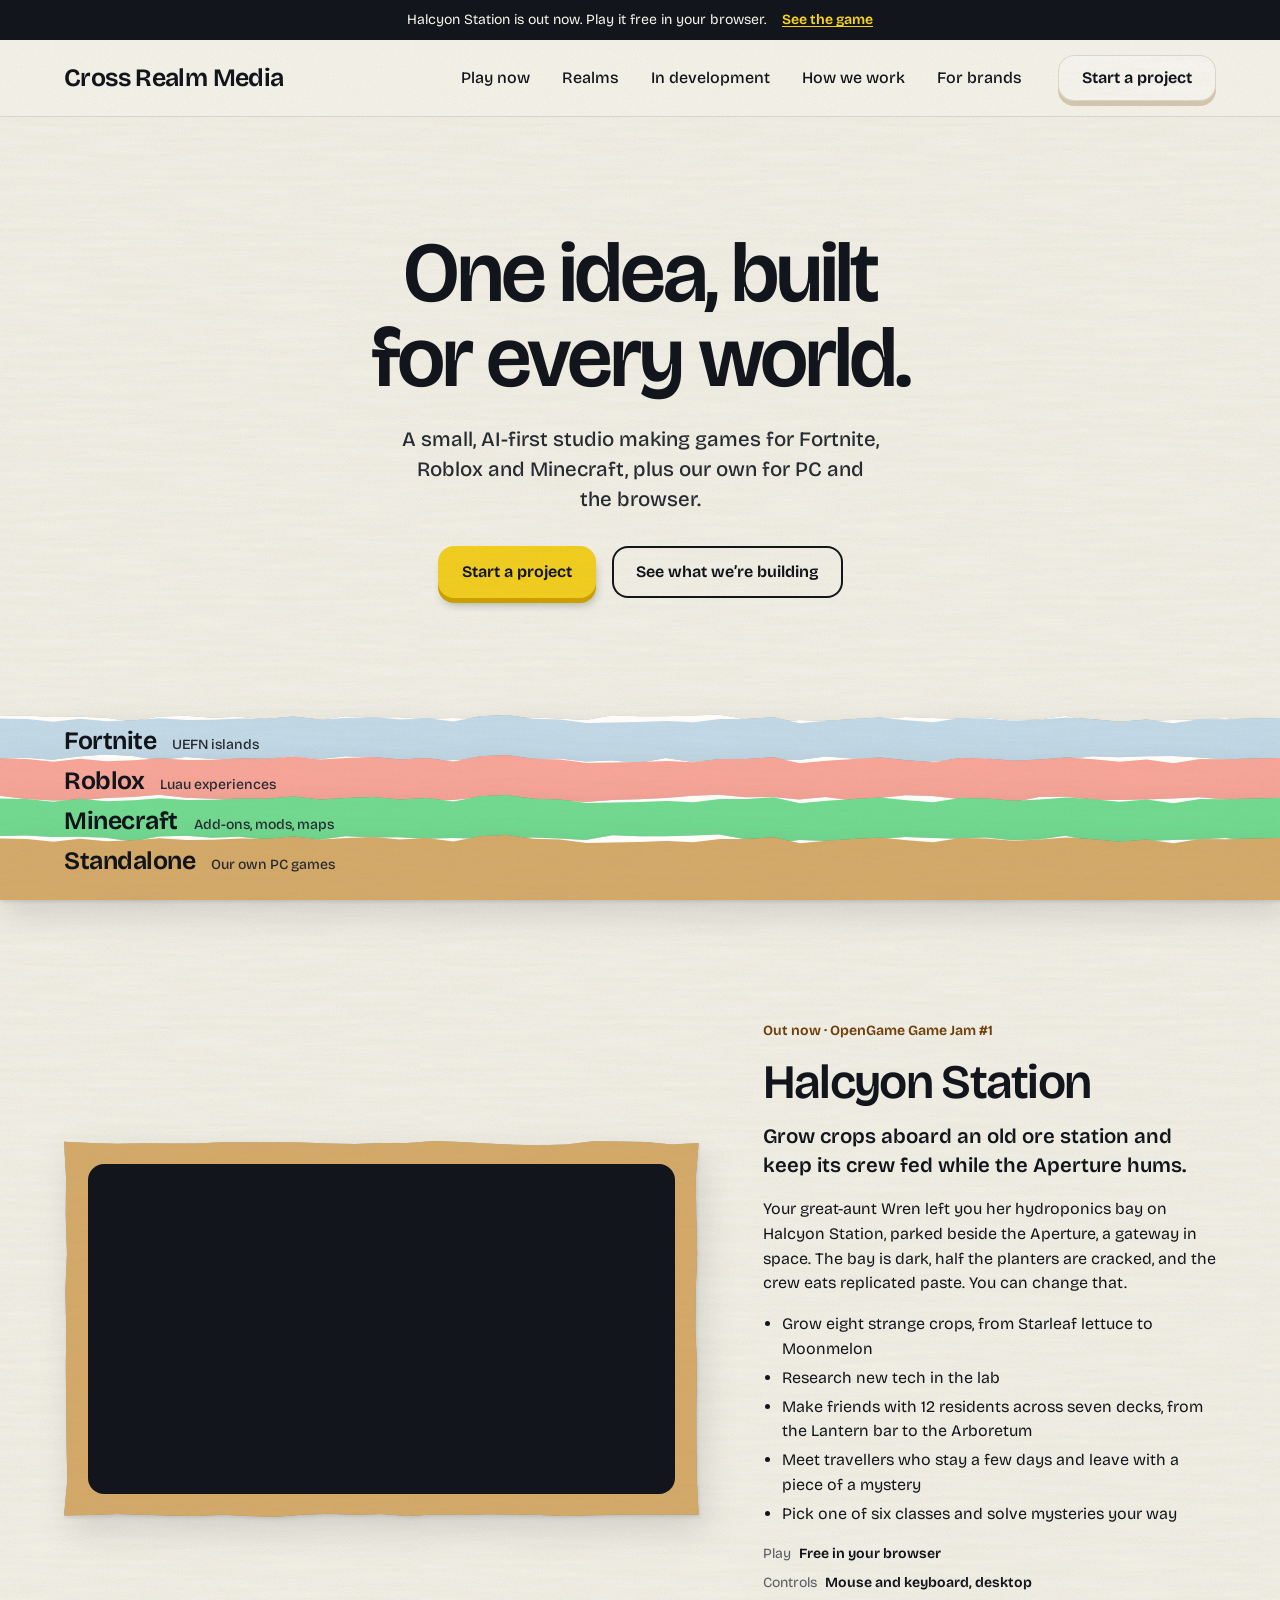
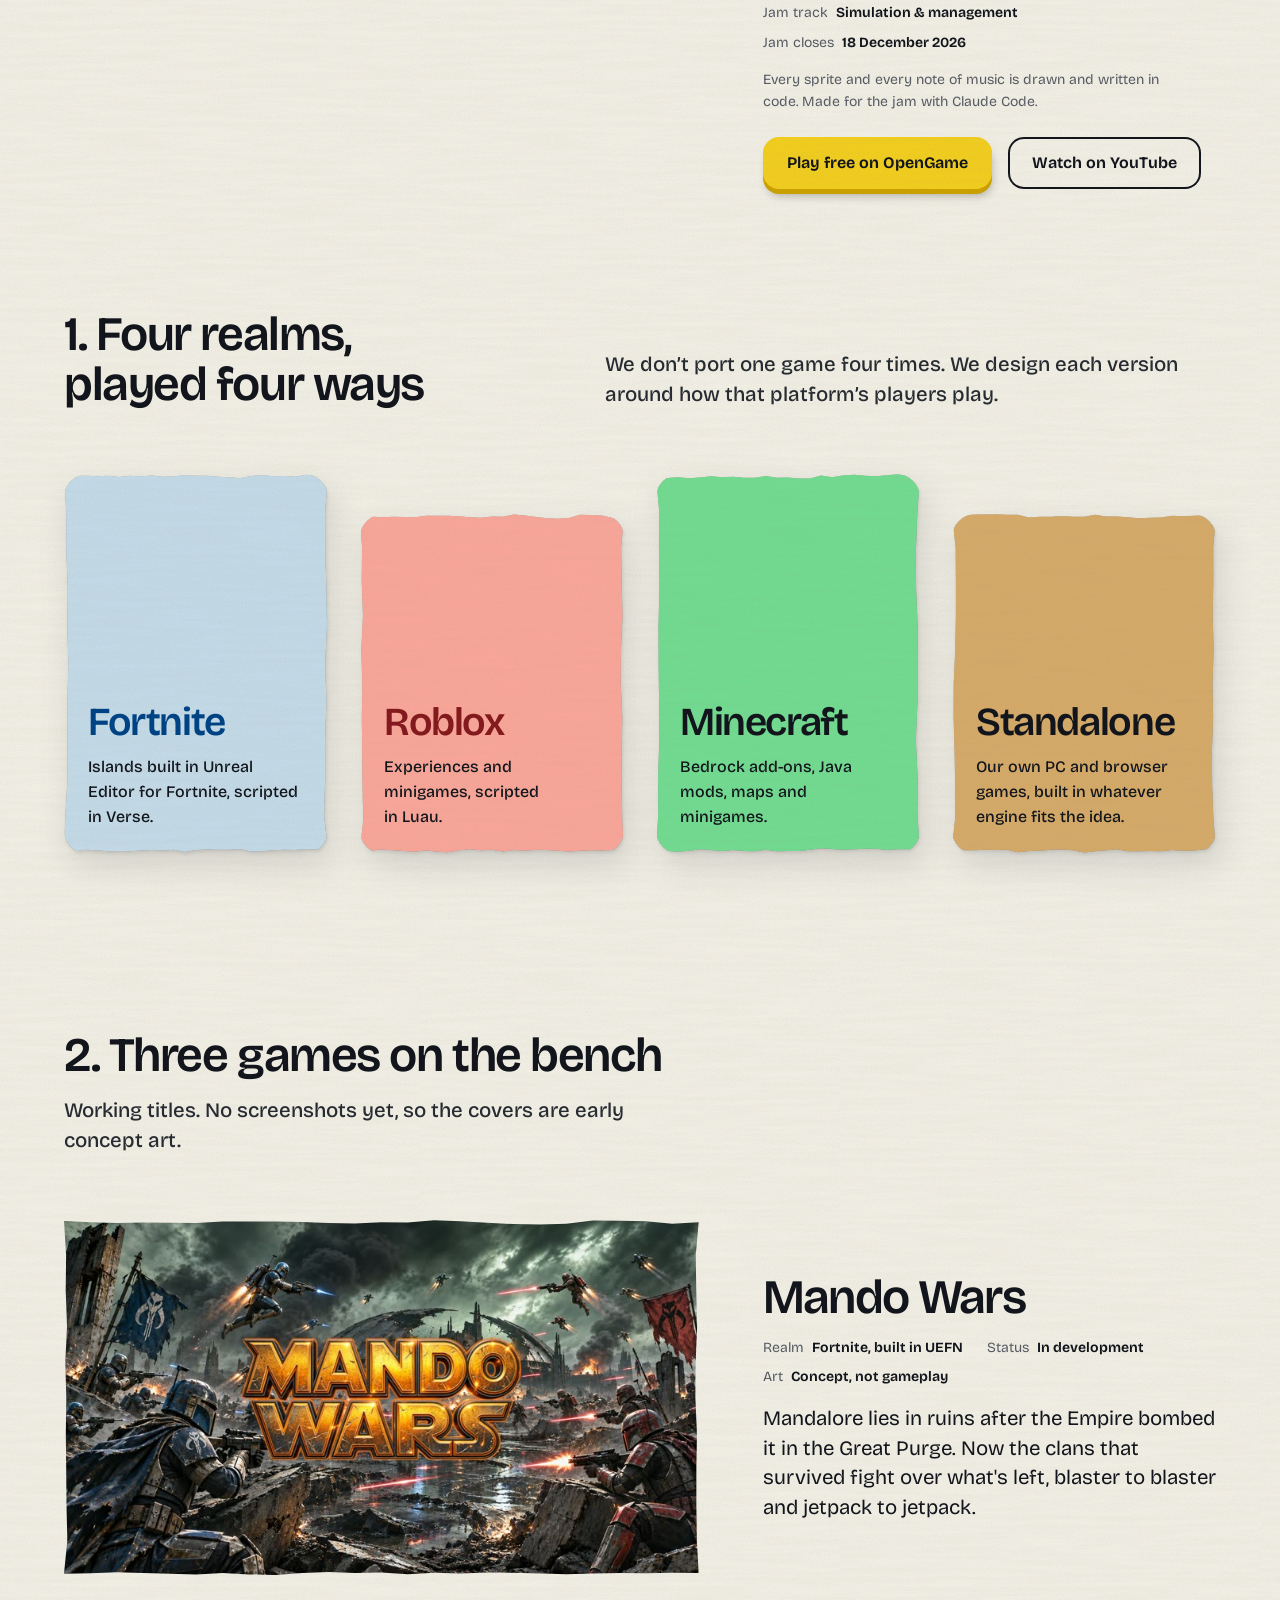
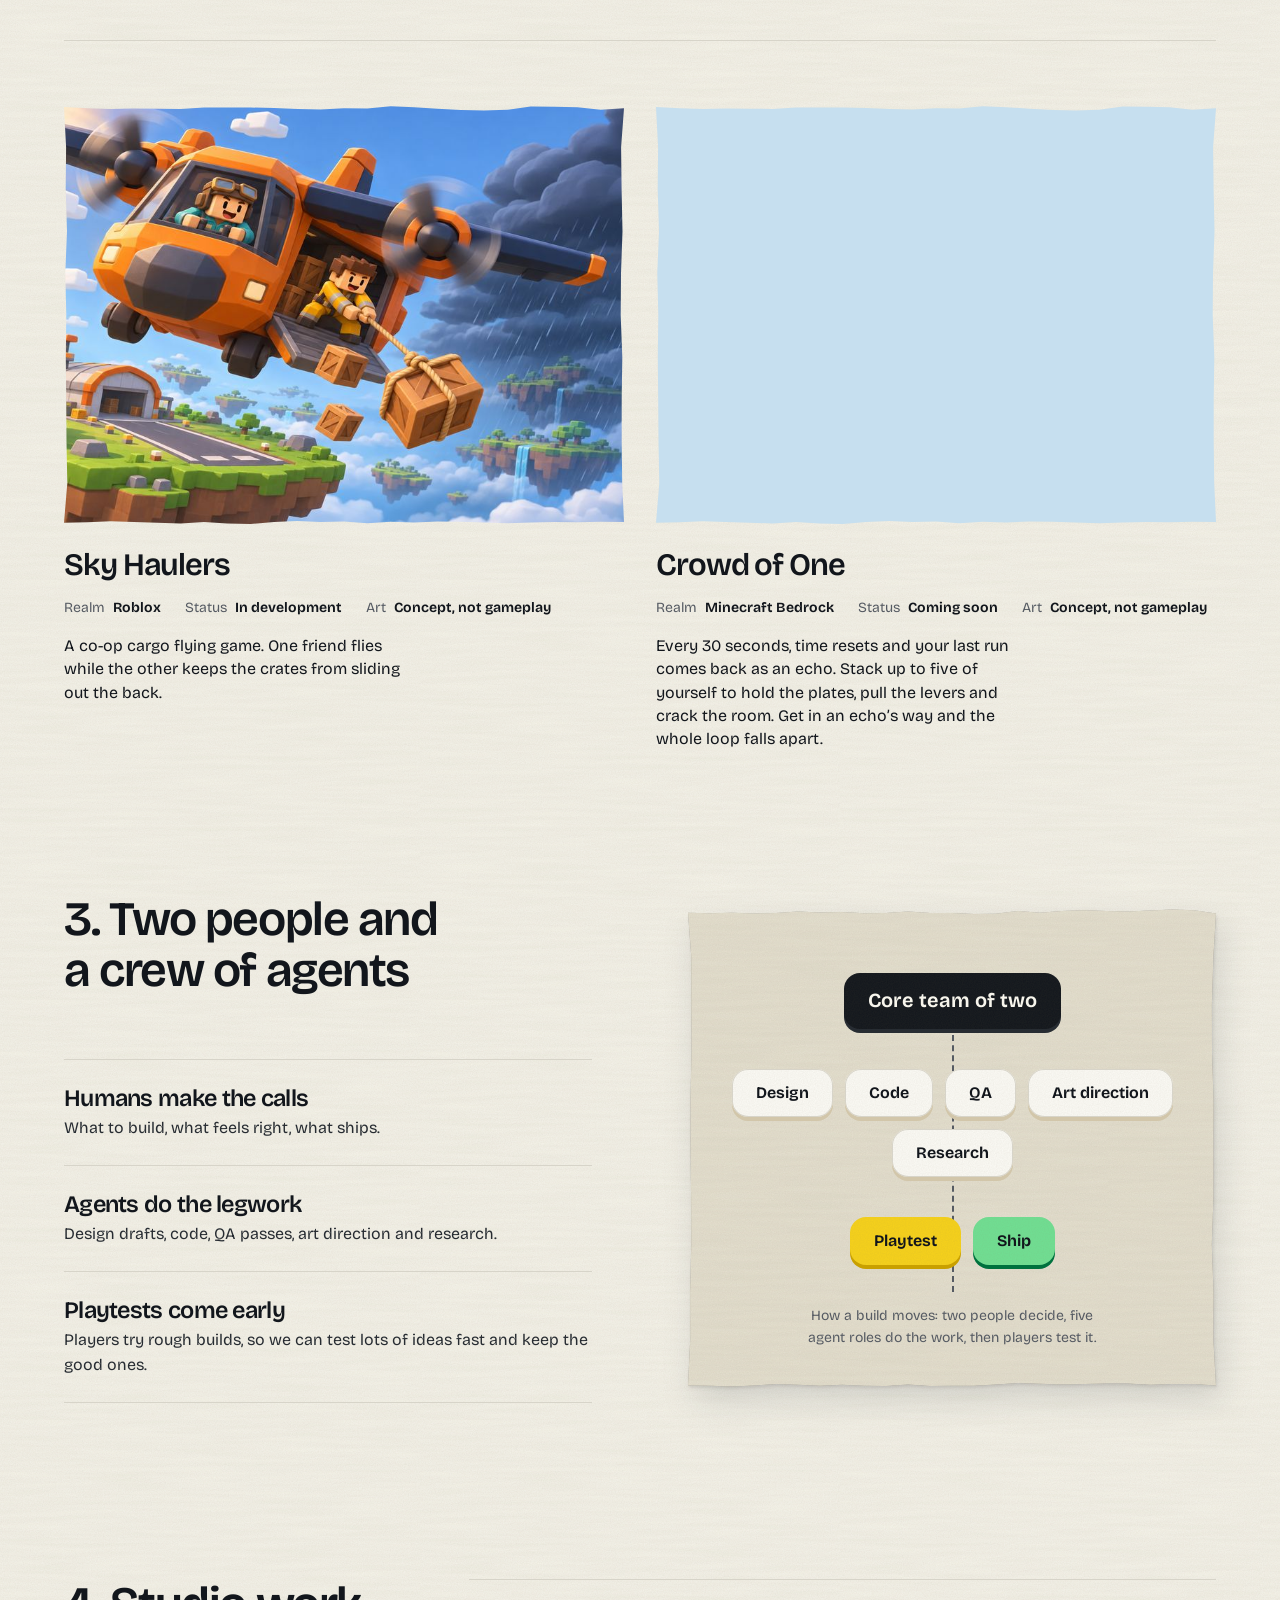
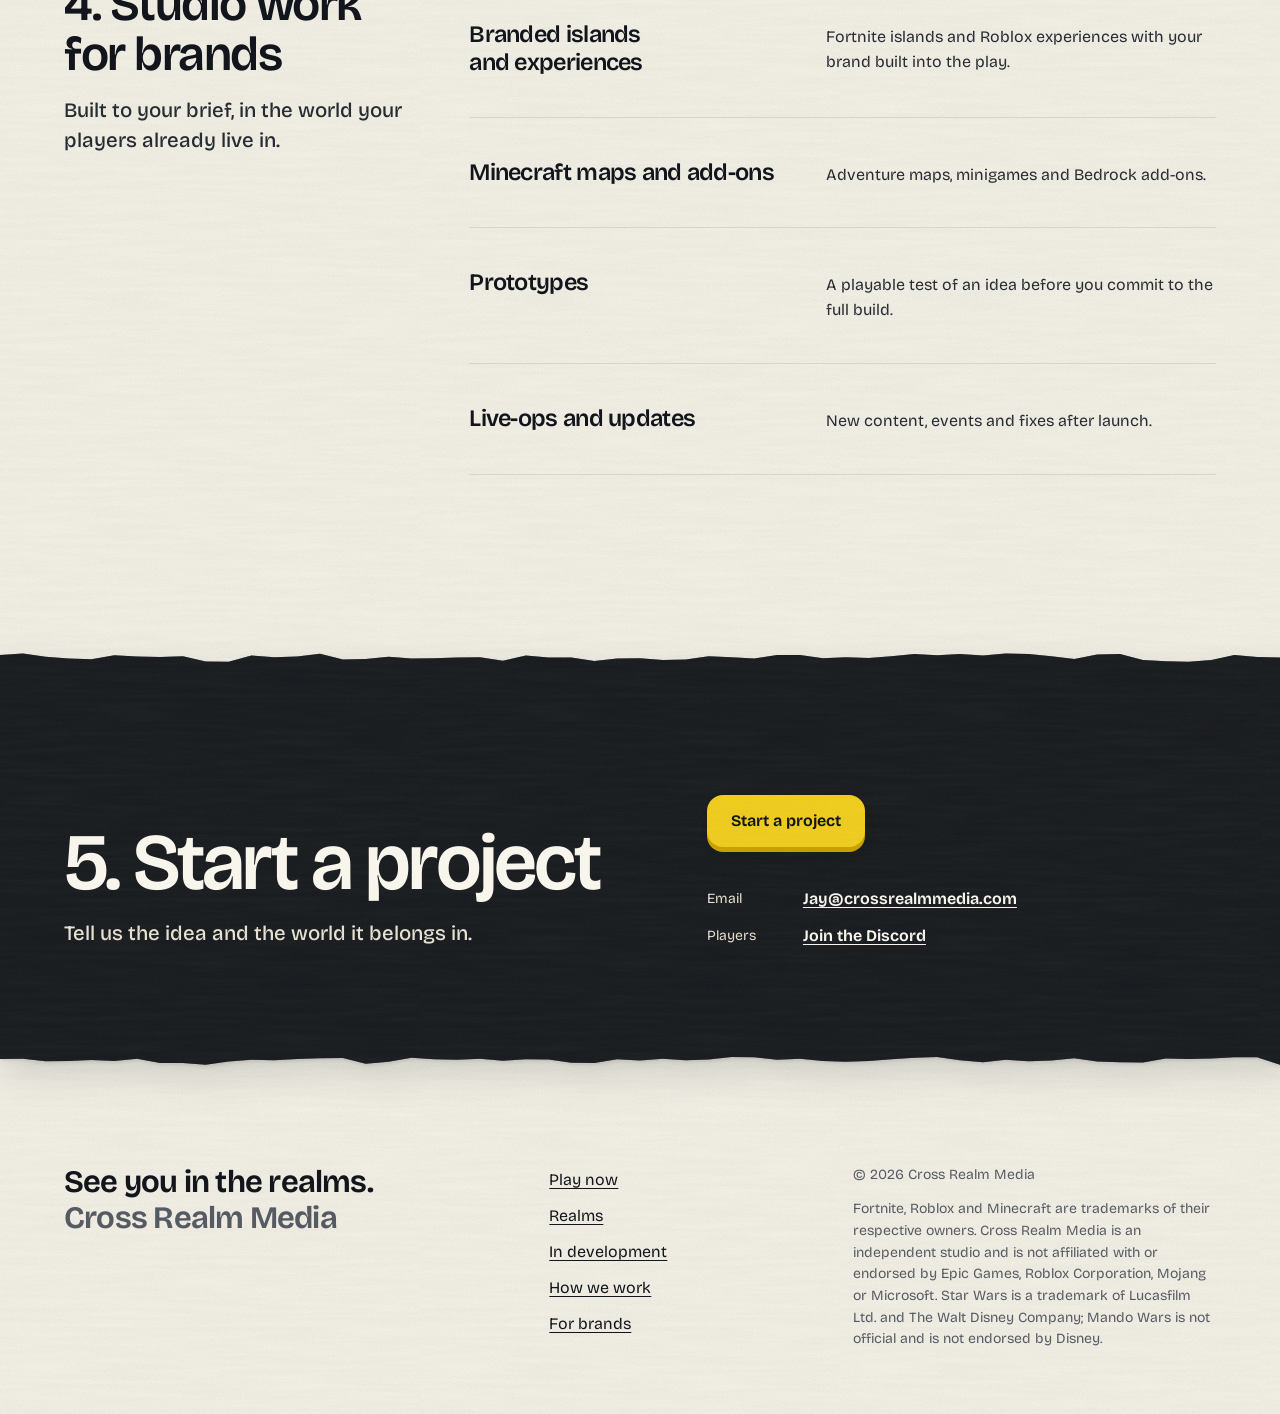
<file: index.html>
<!doctype html>
<html lang="en">
<head>
  <meta charset="utf-8">
  <meta name="viewport" content="width=device-width, initial-scale=1">
  <title>Cross Realm Media, an AI-first game studio</title>
  <meta name="description" content="Cross Realm Media builds one idea natively for Fortnite, Roblox, Minecraft and our own PC and browser games.">
  <meta name="theme-color" content="#f8f5ec">
  <link rel="preconnect" href="https://fonts.googleapis.com">
  <link rel="preconnect" href="https://fonts.gstatic.com" crossorigin>
  <link href="https://fonts.googleapis.com/css2?family=Bricolage+Grotesque:opsz,wght@12..96,500;12..96,650&display=swap" rel="stylesheet">
  <link rel="stylesheet" href="styles.css">
  <script>document.documentElement.classList.add('js');</script>
</head>
<body>
  <a class="skip" href="#main">Skip to content</a>

  <div class="banner">
    <div class="container banner__inner">
      <p>Halcyon Station is out now. Play it free in your browser.</p>
      <a href="#play">See the game</a>
    </div>
  </div>

  <header class="bar" data-bar>
    <div class="container bar__inner">
      <a class="wordmark" href="#top" aria-label="Cross Realm Media, back to top">Cross Realm Media</a>
      <nav class="nav" aria-label="Main">
        <button class="nav__toggle" type="button" aria-expanded="false" aria-controls="nav-list" data-nav-toggle>Menu</button>
        <ul class="nav__list" id="nav-list">
          <li><a href="#play">Play now</a></li>
          <li><a href="#realms">Realms</a></li>
          <li><a href="#building">In development</a></li>
          <li><a href="#how">How we work</a></li>
          <li><a href="#brands">For brands</a></li>
          <li class="nav__extra"><a href="#contact">Start a project</a></li>
        </ul>
      </nav>
      <a class="btn btn--card bar__cta" href="#contact">Start a project</a>
    </div>
  </header>

  <main id="main">
    <!-- Hero: Corridor posture, the four realms as torn paper strata beneath one idea -->
    <section class="hero" id="top" aria-labelledby="hero-title">
      <div class="container hero__text">
        <h1 id="hero-title">One idea, built for every world.</h1>
        <p class="lead">A small, AI-first studio making games for Fortnite, Roblox and Minecraft, plus our own for PC and the browser.</p>
        <div class="hero__actions">
          <a class="btn btn--primary" href="#contact">Start a project</a>
          <a class="btn btn--quiet" href="#building">See what we’re building</a>
        </div>
      </div>
      <ul class="strata" aria-label="The four realms">
        <li class="stratum stratum--fortnite"><a href="#realm-fortnite"><span class="stratum__name">Fortnite</span><span class="stratum__note">UEFN islands</span></a></li>
        <li class="stratum stratum--roblox"><a href="#realm-roblox"><span class="stratum__name">Roblox</span><span class="stratum__note">Luau experiences</span></a></li>
        <li class="stratum stratum--minecraft"><a href="#realm-minecraft"><span class="stratum__name">Minecraft</span><span class="stratum__note">Add-ons, mods, maps</span></a></li>
        <li class="stratum stratum--standalone"><a href="#realm-standalone"><span class="stratum__name">Standalone</span><span class="stratum__note">Our own PC games</span></a></li>
      </ul>
    </section>

    <!-- Out now: Halcyon Station, OpenGame Game Jam #1 entry -->
    <section class="section play" id="play" aria-labelledby="play-title">
      <div class="container play__grid">
        <div class="play__media">
          <div class="play__video">
            <iframe src="https://www.youtube-nocookie.com/embed/bXu6uMWh6sw?rel=0" title="Halcyon Station trailer" loading="lazy" allow="accelerometer; clipboard-write; encrypted-media; gyroscope; picture-in-picture; web-share" referrerpolicy="strict-origin-when-cross-origin" allowfullscreen></iframe>
          </div>
        </div>
        <div class="play__text">
          <p class="play__kicker">Out now · OpenGame Game Jam #1</p>
          <h2 id="play-title" class="project__title">Halcyon Station</h2>
          <p class="play__lead">Grow crops aboard an old ore station and keep its crew fed while the Aperture hums.</p>
          <p>Your great-aunt Wren left you her hydroponics bay on Halcyon Station, parked beside the Aperture, a gateway in space. The bay is dark, half the planters are cracked, and the crew eats replicated paste. You can change that.</p>
          <ul class="play__list">
            <li>Grow eight strange crops, from Starleaf lettuce to Moonmelon</li>
            <li>Research new tech in the lab</li>
            <li>Make friends with 12 residents across seven decks, from the Lantern bar to the Arboretum</li>
            <li>Meet travellers who stay a few days and leave with a piece of a mystery</li>
            <li>Pick one of six classes and solve mysteries your way</li>
          </ul>
          <dl class="facts">
            <div><dt>Play</dt><dd>Free in your browser</dd></div>
            <div><dt>Controls</dt><dd>Mouse and keyboard, desktop</dd></div>
            <div><dt>Jam track</dt><dd>Simulation &amp; management</dd></div>
            <div><dt>Jam closes</dt><dd>18 December 2026</dd></div>
          </dl>
          <p class="play__note">Every sprite and every note of music is drawn and written in code. Made for the jam with Claude Code.</p>
          <div class="play__actions">
            <a class="btn btn--primary" href="https://opengame.io/@CrossRealmMedia/halcyon-station" target="_blank" rel="noopener">Play free on OpenGame<span class="visually-hidden"> (opens in a new tab)</span></a>
            <a class="btn btn--quiet" href="https://youtu.be/bXu6uMWh6sw" target="_blank" rel="noopener">Watch on YouTube<span class="visually-hidden"> (opens in a new tab)</span></a>
          </div>
        </div>
      </div>
    </section>

    <!-- 1. Realms -->
    <section class="section realms" id="realms" aria-labelledby="realms-title">
      <div class="container">
        <div class="head head--split">
          <h2 id="realms-title">1. Four realms, played four ways</h2>
          <p class="lead">We don’t port one game four times. We design each version around how that platform’s players play.</p>
        </div>
        <ul class="realm-grid">
          <li class="realm realm--fortnite" id="realm-fortnite" data-reveal style="--i:0">
            <span class="realm__paper" aria-hidden="true"></span>
            <h3 class="realm__name">Fortnite</h3>
            <p>Islands built in Unreal Editor for Fortnite, scripted in Verse.</p>
          </li>
          <li class="realm realm--roblox" id="realm-roblox" data-reveal style="--i:1">
            <span class="realm__paper" aria-hidden="true"></span>
            <h3 class="realm__name">Roblox</h3>
            <p>Experiences and minigames, scripted in Luau.</p>
          </li>
          <li class="realm realm--minecraft" id="realm-minecraft" data-reveal style="--i:2">
            <span class="realm__paper" aria-hidden="true"></span>
            <h3 class="realm__name">Minecraft</h3>
            <p>Bedrock add-ons, Java mods, maps and minigames.</p>
          </li>
          <li class="realm realm--standalone" id="realm-standalone" data-reveal style="--i:3">
            <span class="realm__paper" aria-hidden="true"></span>
            <h3 class="realm__name">Standalone</h3>
            <p>Our own PC and browser games, built in whatever engine fits the idea.</p>
          </li>
        </ul>
      </div>
    </section>

    <!-- 2. In development: an index of projects, the lead one opened -->
    <section class="section building" id="building" aria-labelledby="building-title">
      <div class="container">
        <div class="head">
          <h2 id="building-title">2. Three games on the bench</h2>
          <p class="lead">Working titles. No screenshots yet, so the covers are early concept art.</p>
        </div>

        <article class="project project--lead">
          <figure class="cover cover--art cover--wide">
            <img src="img/mando-wars-keyart.jpg" srcset="img/mando-wars-keyart-800.jpg 800w, img/mando-wars-keyart.jpg 1600w" sizes="(max-width: 60rem) 92vw, 55vw" width="1600" height="900" loading="lazy" decoding="async" alt="Key art for Mando Wars: armored Mandalorian warriors in blue and in red trade blaster fire across a bombed-out city under a smoking green sky. Jetpack fighters streak overhead, torn clan banners fly on both sides, and the gold title Mando Wars sits in the middle.">
          </figure>
          <div class="project__text">
            <h3 class="project__title">Mando Wars</h3>
            <dl class="facts">
              <div><dt>Realm</dt><dd>Fortnite, built in UEFN</dd></div>
              <div><dt>Status</dt><dd>In development</dd></div>
              <div><dt>Art</dt><dd>Concept, not gameplay</dd></div>
            </dl>
            <p>Mandalore lies in ruins after the Empire bombed it in the Great Purge. Now the clans that survived fight over what's left, blaster to blaster and jetpack to jetpack.</p>
          </div>
        </article>

        <div class="project-pair">
          <article class="project">
            <figure class="cover cover--art">
              <img src="img/sky-haulers-keyart.jpg" srcset="img/sky-haulers-keyart-800.jpg 800w, img/sky-haulers-keyart.jpg 1200w" sizes="(max-width: 60rem) 92vw, 30vw" width="1200" height="900" loading="lazy" decoding="async" alt="Concept art for Sky Haulers: an orange block-built cargo plane flies over floating islands with its back ramp open. One crew member hauls on a rope as crates tumble out, the pilot grins in the cockpit, and a storm rolls in behind.">
            </figure>
            <div class="project__text">
              <h3 class="project__title">Sky Haulers</h3>
              <dl class="facts">
                <div><dt>Realm</dt><dd>Roblox</dd></div>
                <div><dt>Status</dt><dd>In development</dd></div>
                <div><dt>Art</dt><dd>Concept, not gameplay</dd></div>
              </dl>
              <p>A co-op cargo flying game. One friend flies while the other keeps the crates from sliding out the back.</p>
            </div>
          </article>
          <article class="project" id="crowd-of-one">
            <figure class="cover cover--art">
              <img src="img/crowd-of-one-keyart.jpg" srcset="img/crowd-of-one-keyart-800.jpg 800w, img/crowd-of-one-keyart.jpg 1200w" sizes="(max-width: 60rem) 92vw, 30vw" width="1200" height="900" loading="lazy" decoding="async" alt="Concept art for Crowd of One: in a block-built stone vault, a player in an orange hood runs for a chest of gold while four glowing green copies of them help. One stands on a pressure plate, one pulls a lever, one holds up the iron gate and one waits on a ledge plate, with glowing footprints showing each one's path.">
            </figure>
            <div class="project__text">
              <h3 class="project__title">Crowd of One</h3>
              <dl class="facts">
                <div><dt>Realm</dt><dd>Minecraft Bedrock</dd></div>
                <div><dt>Status</dt><dd>Coming soon</dd></div>
                <div><dt>Art</dt><dd>Concept, not gameplay</dd></div>
              </dl>
              <p>Every 30 seconds, time resets and your last run comes back as an echo. Stack up to five of yourself to hold the plates, pull the levers and crack the room. Get in an echo’s way and the whole loop falls apart.</p>
            </div>
          </article>
        </div>
      </div>
    </section>

    <!-- 3. How we work: a diagram of the real crew -->
    <section class="section how" id="how" aria-labelledby="how-title">
      <div class="container how__grid">
        <div class="how__text">
          <h2 id="how-title">3. Two people and a crew of agents</h2>
          <ol class="principles">
            <li><h3>Humans make the calls</h3><p>What to build, what feels right, what ships.</p></li>
            <li><h3>Agents do the legwork</h3><p>Design drafts, code, QA passes, art direction and research.</p></li>
            <li><h3>Playtests come early</h3><p>Players try rough builds, so we can test lots of ideas fast and keep the good ones.</p></li>
          </ol>
        </div>
        <figure class="crew diagram" aria-labelledby="crew-cap">
          <div class="crew__humans">
            <span class="chip chip--ink">Core team of two</span>
          </div>
          <ul class="crew__agents" aria-label="Agent crew">
            <li class="chip">Design</li>
            <li class="chip">Code</li>
            <li class="chip">QA</li>
            <li class="chip">Art direction</li>
            <li class="chip">Research</li>
          </ul>
          <div class="crew__out">
            <span class="chip chip--pear">Playtest</span>
            <span class="chip chip--mint">Ship</span>
          </div>
          <figcaption id="crew-cap">How a build moves: two people decide, five agent roles do the work, then players test it.</figcaption>
        </figure>
      </div>
    </section>

    <!-- 4. Services for brands -->
    <section class="section brands" id="brands" aria-labelledby="brands-title">
      <div class="container brands__grid">
        <div class="head">
          <h2 id="brands-title">4. Studio work for brands</h2>
          <p class="lead">Built to your brief, in the world your players already live in.</p>
        </div>
        <ul class="services">
          <li><h3>Branded islands and experiences</h3><p>Fortnite islands and Roblox experiences with your brand built into the play.</p></li>
          <li><h3>Minecraft maps and add-ons</h3><p>Adventure maps, minigames and Bedrock add-ons.</p></li>
          <li><h3>Prototypes</h3><p>A playable test of an idea before you commit to the full build.</p></li>
          <li><h3>Live-ops and updates</h3><p>New content, events and fixes after launch.</p></li>
        </ul>
      </div>
    </section>

    <!-- 5. Contact -->
    <section class="contact" id="contact" aria-labelledby="contact-title">
      <div class="contact__sheet">
        <div class="container contact__grid">
          <div>
            <h2 id="contact-title">5. Start a project</h2>
            <p class="lead">Tell us the idea and the world it belongs in.</p>
          </div>
          <div class="contact__actions">
            <a class="btn btn--primary" href="mailto:Jay@crossrealmmedia.com?subject=New%20project">Start a project</a>
            <dl class="contact__details">
              <div><dt>Email</dt><dd><a href="mailto:Jay@crossrealmmedia.com">Jay@crossrealmmedia.com</a></dd></div>
              <!-- TODO: add the Discord invite link -->
              <div><dt>Players</dt><dd><a href="#">Join the Discord</a></dd></div>
            </dl>
          </div>
        </div>
      </div>
    </section>
  </main>

  <footer class="footer">
    <div class="container footer__grid">
      <p class="footer__signoff">See you in the realms.<br><span>Cross Realm Media</span></p>
      <ul class="footer__links">
        <li><a href="#play">Play now</a></li>
        <li><a href="#realms">Realms</a></li>
        <li><a href="#building">In development</a></li>
        <li><a href="#how">How we work</a></li>
        <li><a href="#brands">For brands</a></li>
      </ul>
      <div class="footer__legal">
        <p>&copy; 2026 Cross Realm Media</p>
        <p>Fortnite, Roblox and Minecraft are trademarks of their respective owners. Cross Realm Media is an independent studio and is not affiliated with or endorsed by Epic Games, Roblox Corporation, Mojang or Microsoft. Star Wars is a trademark of Lucasfilm Ltd. and The Walt Disney Company; Mando Wars is not official and is not endorsed by Disney.</p>
      </div>
    </div>
  </footer>

  <script src="script.js"></script>
</body>
</html>
</file>
<file: styles.css>
/* Hallmark · shape: Narrative Workflow · genre: playful · theme: Hum (deal 1/3, seed cross-realm-media-ai-first-461c·e6d9c31f·2026-11-12·r0) · job: hire · draw: d14fdc
 * hero: Corridor · nav: banner over a retracting bar · footer: letter close · imagery: none, original cut paper in CSS (brief bans screenshots) · signature: the four realms as torn paper strata under one headline
 * axes: light/rounded-sans/chromatic-yellow · posture: full-palette (pear the action, four realm papers, blue links, night for one cover) · contrast: pass · fold: pass · font: Bricolage Grotesque stands in for Chillax (brief: Google Fonts only) · v2.0.0 */
/* Hallmark · pre-emit critique: P4 H4 E4 S4 R4 V4 · weakest: S, a game studio hero could be anyone's; the four named realms sit under the head as torn strata so the one-idea-many-worlds claim is the first picture */
/* Hallmark · dismissed 42 · the nav is a banner over a bar that retracts on scroll, named in the stamp, links shrink to a menu under 60rem */
/* Hallmark · answered F15 · the 96px gap belongs to the how-we-work split and the 24px to project rows inside the pair, both inside one section each */
/* Hallmark · dismissed F4 · the hero's second action is the outlined quiet button, the nav action is card stock, only the pear button is filled */
/* Hallmark · waive 80 · cut paper covers of torn shapes and circles, no figure or scene · the brief asks for original abstract art in place of game screenshots */
@import url("./tokens.css");
@import url("./base.css");

/* ---------- shared ---------- */
body { background: var(--grain), var(--fibre), var(--color-paper); }
.skip { position: absolute; left: var(--space-md); top: calc(-1 * var(--space-3xl)); z-index: var(--z-toast); padding: var(--space-xs) var(--space-md); border-radius: var(--radius-input); background: var(--color-ink); color: var(--color-paper); }
.skip:focus-visible { top: var(--space-md); }
a { color: var(--color-accent-2); }
a:hover { text-decoration-thickness: 2px; }
.lead { color: var(--color-ink-2); font-weight: 500; }
h3 { font-size: var(--text-title); }

/* card stock controls */
.btn { --edge: 5px; display: inline-flex; align-items: center; justify-content: center; min-height: 52px; padding: 0 var(--space-lg); border: 0; border-radius: var(--radius-stock); font: 650 var(--text-md)/1 var(--font-body); white-space: nowrap; text-decoration: none; cursor: pointer; color: var(--color-ink); background: var(--grain), var(--fibre), var(--color-card); box-shadow: inset 0 0 0 1px var(--color-rule), 0 var(--edge) 0 0 var(--color-edge); transition: translate var(--dur-micro) var(--ease-snap), box-shadow var(--dur-micro) var(--ease-snap); }
.btn--primary { color: var(--color-accent-ink); background: var(--grain), var(--fibre), var(--color-accent); box-shadow: 0 var(--edge) 0 0 var(--color-accent-deep), 2px calc(var(--edge) + 4px) 10px -3px color-mix(in oklab, var(--color-ink) 32%, transparent); transition-timing-function: var(--ease-spring); }
.btn--quiet { background: transparent; box-shadow: inset 0 0 0 2px var(--color-ink); }
.btn--quiet:hover { background: var(--color-paper-2); }
.btn--quiet:hover, .btn--quiet:active { box-shadow: inset 0 0 0 2px var(--color-ink); }
.btn:hover { --edge: 7px; translate: 0 -2px; text-decoration: none; }
.btn:active { --edge: 1px; translate: 0 4px; }
.btn:focus-visible { outline: 3px solid var(--color-focus); outline-offset: 3px; }
.btn[aria-disabled="true"] { opacity: 0.55; cursor: not-allowed; translate: none; }
@media (prefers-reduced-motion: reduce) { .btn, .btn:hover, .btn:active { translate: none; transition: box-shadow var(--dur-micro) linear; } }

/* ---------- banner and bar ---------- */
.banner { background: var(--color-ink); color: var(--color-paper); font-size: var(--text-sm); }
.banner__inner { display: flex; gap: var(--space-md); align-items: center; justify-content: center; min-height: 40px; padding-block: var(--space-2xs); text-align: center; }
.banner a { color: var(--color-accent); font-weight: 650; white-space: nowrap; }
.banner a:focus-visible { outline-color: var(--color-accent); }

.bar { position: sticky; top: 0; z-index: var(--z-sticky-nav); background: var(--grain), var(--color-paper); box-shadow: 0 1px 0 var(--color-rule); transition: transform var(--dur-short) var(--ease-snap); }
.bar.is-hidden { transform: translateY(-100%); }
.bar__inner { display: flex; align-items: center; gap: var(--space-lg); min-height: 76px; }
.wordmark { font: 650 var(--text-xl)/1 var(--font-display); letter-spacing: -0.025em; color: var(--color-ink); text-decoration: none; white-space: nowrap; }
.wordmark:hover { color: var(--color-ink-2); }
.nav { margin-left: auto; }
.nav__list { display: flex; gap: var(--space-xs); margin: 0; padding: 0; list-style: none; }
.nav__list a { display: inline-flex; align-items: center; min-height: 44px; padding: 0 var(--space-sm); border-radius: var(--radius-pill); color: var(--color-ink); font-weight: 500; text-decoration: none; white-space: nowrap; transition: background-color var(--dur-short) var(--ease-out); }
.nav__list a:hover { background: var(--color-paper-3); }
.nav__list a:active { background: var(--color-edge); }
.nav__toggle { display: none; }
.nav__extra { display: none; }
@media (max-width: 30rem) { .js .nav__extra { display: block; } }
.bar__cta { min-height: 46px; }

@media (max-width: 60rem) {
  .bar__inner { gap: var(--space-sm); min-height: 64px; }
  .wordmark { font-size: var(--text-lg); }
  .nav { order: 3; margin-left: 0; }
  .bar__cta { margin-left: auto; padding: 0 var(--space-md); }
  .js .nav__toggle { display: inline-flex; align-items: center; min-height: 44px; padding: 0 var(--space-md); border: 1px solid var(--color-muted); border-radius: var(--radius-pill); background: var(--color-card); color: var(--color-ink); font-weight: 650; cursor: pointer; }
  .js .nav__toggle:hover { background: var(--color-paper-3); }
  .js .nav__toggle:active { background: var(--color-edge); }
  .js .nav__toggle[aria-expanded="true"] { background: var(--color-ink); color: var(--color-paper); }
  .js .nav__list { display: none; position: absolute; left: var(--gutter); right: var(--gutter); top: 100%; flex-direction: column; gap: var(--space-2xs); padding: var(--space-sm); border-radius: var(--radius-card); background: var(--grain), var(--color-card); box-shadow: var(--shadow-card); }
  .js .nav__list.is-open { display: flex; }
  .js .nav__list a { width: 100%; min-height: 48px; }
  html:not(.js) .bar__inner { flex-wrap: wrap; }
  html:not(.js) .nav { order: 3; width: 100%; overflow-x: auto; }
}
@media (max-width: 40rem) {
  .banner__inner { justify-content: space-between; text-align: left; }
  .bar__cta { min-height: 44px; }
}
@media (max-width: 30rem) { .js .bar__cta { display: none; } .js .nav { margin-left: auto; } }
@media (max-width: 24rem) { .wordmark { font-size: var(--text-md); } }

/* ---------- torn paper sheet ---------- */
.sheet { position: relative; isolation: isolate; filter: var(--shadow-paper); }

/* ---------- hero ---------- */
.hero { position: relative; display: grid; grid-template-rows: 1fr auto; min-height: calc(100dvh - 116px); padding-top: var(--space-2xl); }
.hero__text { display: grid; justify-items: center; align-content: center; gap: var(--space-lg); text-align: center; padding-bottom: var(--space-2xl); }
.hero h1 { max-width: 13ch; font-size: clamp(2.75rem, 5.4vw + 1rem, 6rem); line-height: 1.0; letter-spacing: -0.035em; }
.hero .lead { max-width: 40ch; }
.hero__actions { display: flex; flex-wrap: wrap; justify-content: center; gap: var(--space-md); padding-top: var(--space-xs); }

.strata { display: grid; margin: 0; padding: 0; list-style: none; }
.stratum { position: relative; isolation: isolate; margin-top: calc(-1 * var(--space-lg)); filter: var(--shadow-paper); transition: transform var(--dur-short) var(--ease-snap); }
.stratum:first-child { margin-top: 0; }
.stratum::before, .stratum::after { content: ""; position: absolute; inset: 0; z-index: -1; }
.stratum::before { background: var(--color-fringe); clip-path: var(--tear-top-a); translate: -1px -2px; }
.stratum::after { background: var(--grain), var(--fibre), var(--strata-c); clip-path: var(--tear-top-b); }
.stratum a { position: relative; z-index: 1; display: flex; align-items: baseline; gap: var(--space-md); max-width: var(--container); margin-inline: auto; min-height: 64px; padding: var(--space-md) var(--gutter) var(--space-sm); color: var(--color-ink); text-decoration: none; }
.stratum__name { font: 650 var(--text-xl)/1 var(--font-display); letter-spacing: -0.02em; }
.stratum__note { font-size: var(--text-sm); font-weight: 500; color: var(--color-ink-2); }
.stratum--fortnite { --strata-c: var(--realm-fortnite); z-index: 1; }
.stratum--roblox { --strata-c: var(--realm-roblox); z-index: 2; }
.stratum--roblox::before { clip-path: var(--tear-top-c); }
.stratum--minecraft { --strata-c: var(--realm-minecraft); z-index: 3; }
.stratum--minecraft::before { clip-path: var(--tear-top-d); }
.stratum--standalone { --strata-c: var(--realm-standalone); z-index: 4; }
.stratum--standalone a { padding-bottom: var(--space-lg); }
.stratum:hover { transform: translateY(-6px); }
.stratum a:focus-visible { outline: 3px solid var(--color-ink); outline-offset: -6px; } /* ink, not blue: blue is 2.8:1 on the sand stratum */
.stratum a:active .stratum__name { color: var(--color-ink-2); }
@media (prefers-reduced-motion: reduce) { .stratum, .stratum:hover { transform: none; transition: none; } }

/* ---------- sections ---------- */
.section { padding-block: var(--section-gap) 0; }
.head { display: grid; gap: var(--space-md); max-width: 46rem; margin-bottom: var(--space-2xl); }
.head--split { grid-template-columns: minmax(0, 5fr) minmax(0, 6fr); gap: var(--gap-columns); align-items: end; max-width: none; }
.head--split .lead { justify-self: end; }
@media (max-width: 60rem) { .head--split { grid-template-columns: minmax(0, 1fr); gap: var(--space-md); } .head--split .lead { justify-self: start; } }

/* realms */
.realms { padding-top: var(--section-gap-s); }
.realm-grid { display: grid; grid-template-columns: repeat(4, minmax(0, 1fr)); gap: var(--gap-columns); margin: 0; padding: 0; list-style: none; }
.realm { position: relative; isolation: isolate; display: flex; flex-direction: column; justify-content: flex-end; gap: var(--space-sm); min-height: 340px; padding: var(--space-xl) var(--space-lg) var(--space-lg); filter: var(--shadow-paper); }
.realm__paper { position: absolute; inset: 0; z-index: -1; border-radius: var(--radius-card); background: var(--grain), var(--fibre), var(--realm-c); clip-path: var(--tear-card-a); }
.realm:nth-child(2) .realm__paper { clip-path: var(--tear-card-b); }
.realm:nth-child(3) .realm__paper { clip-path: var(--tear-card-c); }
.realm:nth-child(4) .realm__paper { clip-path: var(--tear-card-d); }
.realm:nth-child(even) { margin-top: var(--space-xl); }
.realm__name { font-size: clamp(2rem, 1.6vw + 1.2rem, 2.75rem); line-height: 1; letter-spacing: -0.035em; color: var(--realm-ink); }
.realm p { font-weight: 500; color: var(--color-ink); max-width: 30ch; }
.realm--fortnite { --realm-c: var(--realm-fortnite); --realm-ink: var(--realm-fortnite-ink); }
.realm--roblox { --realm-c: var(--realm-roblox); --realm-ink: var(--realm-roblox-ink); }
.realm--minecraft { --realm-c: var(--realm-minecraft); --realm-ink: var(--color-ink); }
.realm--standalone { --realm-c: var(--realm-standalone); --realm-ink: var(--color-ink); }
.realm:target { outline: 3px solid var(--color-focus); outline-offset: 4px; border-radius: var(--radius-card); }
@media (max-width: 60rem) { .realm-grid { grid-template-columns: repeat(2, minmax(0, 1fr)); } .realm { min-height: 260px; } .realm:nth-child(even) { margin-top: 0; } }
@media (max-width: 34rem) { .realm-grid { grid-template-columns: minmax(0, 1fr); gap: var(--space-md); } .realm { min-height: 0; padding-top: var(--space-2xl); } }

.js [data-reveal] { opacity: 0; transform: translateY(12px); transition: opacity var(--dur-long) var(--ease-out), transform var(--dur-long) var(--ease-out); transition-delay: calc(var(--i, 0) * 70ms); }
.js [data-reveal].is-in { opacity: 1; transform: none; }
@media (prefers-reduced-motion: reduce) { .js [data-reveal] { opacity: 1; transform: none; transition: none; } }

/* in development */
.building { padding-top: var(--section-gap-l); }
.project { display: grid; gap: var(--space-lg); }
.project--lead { grid-template-columns: minmax(0, 7fr) minmax(0, 5fr); gap: var(--space-2xl); align-items: center; padding-bottom: var(--space-2xl); border-bottom: 1px solid var(--color-rule); }
.project-pair { display: grid; grid-template-columns: repeat(2, minmax(0, 1fr)); gap: var(--gap-columns); padding-top: var(--space-2xl); }
.project-pair .project { grid-template-columns: minmax(0, 1fr); align-content: start; gap: var(--space-lg); }
.project__title { font-size: var(--text-section); line-height: 1; letter-spacing: -0.035em; }
.project-pair .project__title { font-size: var(--text-2xl); }
.project__text { display: grid; gap: var(--space-md); align-content: center; }
.project__text p { font-size: var(--text-lead); line-height: 1.45; max-width: 36ch; }
.project-pair .project__text p { font-size: var(--text-md); }
.facts { display: flex; flex-wrap: wrap; gap: var(--space-xs) var(--space-lg); margin: 0; font-size: var(--text-sm); }
.facts div { display: flex; gap: var(--space-xs); }
.facts dt { color: var(--color-muted); }
.facts dd { margin: 0; font-weight: 650; }

/* Out now: Halcyon Station. The trailer sits on a torn sand sheet like a pinned print. */
.play { padding-top: var(--section-gap-s); }
.play__grid { display: grid; grid-template-columns: minmax(0, 7fr) minmax(0, 5fr); gap: var(--space-2xl); align-items: start; }
@media (min-width: 60.01rem) { .play__media { position: sticky; top: 120px; } }
.play__media { position: relative; isolation: isolate; padding: var(--space-lg); filter: var(--shadow-paper); }
.play__media::before { content: ""; position: absolute; inset: 0; z-index: -1; background: var(--grain), var(--fibre), var(--realm-standalone); clip-path: var(--tear-card-b); }
.play__video { position: relative; aspect-ratio: 16 / 9; border-radius: var(--radius-stock); overflow: hidden; background: var(--color-ink); }
.play__video iframe { position: absolute; inset: 0; width: 100%; height: 100%; border: 0; }
.play__text { display: grid; gap: var(--space-md); align-content: center; }
.play__kicker { font-size: var(--text-sm); font-weight: 650; color: var(--realm-standalone-ink); }
.play__lead { font-size: var(--text-lead); line-height: 1.45; font-weight: 600; max-width: 36ch; }
.play__text > p:not(.play__kicker):not(.play__lead) { max-width: 46ch; }
.play__list { display: grid; gap: var(--space-2xs); margin: 0; padding-left: 1.2em; }
.play__note { font-size: var(--text-sm); color: var(--color-muted); }
.play__actions { display: flex; flex-wrap: wrap; gap: var(--space-md); padding-top: var(--space-xs); }
@media (max-width: 60rem) { .play__grid { grid-template-columns: minmax(0, 1fr); gap: var(--space-xl); } .play__media { padding: var(--space-md); } }
@media (max-width: 34rem) { .play__actions .btn { width: 100%; } }

.cover { position: relative; isolation: isolate; margin: 0; aspect-ratio: 4 / 3; filter: var(--shadow-paper); }
.project--lead .cover { min-height: 440px; aspect-ratio: auto; }
.cover__paper { position: absolute; inset: 0; z-index: -1; background: var(--grain), var(--fibre), var(--cover-c); clip-path: var(--tear-card-b); }
.cover > span:not(.cover__paper) { position: absolute; }

.cover--sky { --cover-c: var(--realm-fortnite); }
.isle { height: 13%; background: var(--grain), var(--fibre), var(--isle-c, var(--color-card)); clip-path: var(--tear-chip); filter: drop-shadow(0 10px 0 color-mix(in oklab, var(--color-ink) 10%, transparent)); }
.isle--1 { left: 8%; top: 18%; width: 26%; height: 16%; rotate: -4deg; --isle-c: var(--color-accent); }
.isle--2 { left: 42%; top: 36%; width: 18%; rotate: 3deg; clip-path: var(--tear-chip-b); }
.isle--3 { left: 66%; top: 14%; width: 24%; --isle-c: var(--color-mint); }
.isle--4 { left: 16%; top: 60%; width: 32%; height: 18%; rotate: 2deg; --isle-c: var(--color-card); clip-path: var(--tear-chip-b); }
.isle--5 { left: 60%; top: 70%; width: 26%; rotate: -3deg; --isle-c: var(--realm-roblox); }



/* Concept art covers (Sky Haulers, Crowd of One), trimmed with the same torn edge as the paper covers */
.cover--art { overflow: hidden; clip-path: var(--tear-card-b); background: var(--color-sugar); }
.cover--art img { display: block; width: 100%; height: 100%; object-fit: cover; }
.project--lead .cover--wide { min-height: 0; aspect-ratio: 16 / 9; }


@media (max-width: 60rem) {
  .project--lead { grid-template-columns: minmax(0, 1fr); gap: var(--space-xl); }
  .project--lead .cover { min-height: 0; aspect-ratio: 4 / 3; }
  .project-pair { grid-template-columns: minmax(0, 1fr); gap: var(--space-2xl); }
}
@media (max-width: 34rem) { .project-pair .project { grid-template-columns: minmax(0, 1fr); } }

/* how we work */
.how__grid { display: grid; grid-template-columns: minmax(0, 6fr) minmax(0, 6fr); gap: var(--space-3xl); align-items: center; }
.how__text h2 { margin-bottom: var(--space-2xl); }
.principles { display: grid; margin: 0; padding: 0; list-style: none; counter-reset: p; }
.principles li { display: grid; gap: var(--space-2xs); padding-block: var(--space-lg); border-top: 1px solid var(--color-rule); }
.principles li:last-child { border-bottom: 1px solid var(--color-rule); }
.principles p { color: var(--color-ink-2); }

.crew { position: relative; isolation: isolate; display: grid; justify-items: center; gap: var(--space-xl); margin: 0; padding: var(--space-2xl) var(--space-xl) var(--space-xl); filter: var(--shadow-paper); }
.crew::before { content: ""; position: absolute; inset: 0; z-index: -1; background: var(--grain), var(--fibre), var(--color-paper-3); clip-path: var(--tear-card-c); }
.crew::after { content: ""; position: absolute; left: 50%; top: var(--space-3xl); bottom: var(--space-3xl); z-index: -1; border-left: 2px dashed var(--color-muted); }
.crew__agents { display: flex; flex-wrap: wrap; justify-content: center; gap: var(--space-sm); max-width: 30rem; margin: 0; padding: 0; list-style: none; }
.crew__out { display: flex; gap: var(--space-sm); }
.chip { display: inline-flex; align-items: center; min-height: 48px; padding: 0 var(--space-lg); border-radius: var(--radius-stock); background: var(--grain), var(--color-card); box-shadow: inset 0 0 0 1px var(--color-rule), 0 4px 0 0 var(--color-edge); font-weight: 650; white-space: nowrap; }
.chip--ink { min-height: 56px; background: var(--grain), var(--color-ink); color: var(--color-paper); box-shadow: 0 4px 0 0 var(--color-ink-2); font-size: var(--text-lg); }
.chip--pear { background: var(--grain), var(--color-accent); box-shadow: 0 4px 0 0 var(--color-accent-deep); }
.chip--mint { background: var(--grain), var(--color-mint); box-shadow: 0 4px 0 0 var(--color-mint-deep); }
.crew figcaption { max-width: 34ch; text-align: center; font-size: var(--text-sm); color: var(--color-muted); }
@media (max-width: 60rem) { .how__grid { grid-template-columns: minmax(0, 1fr); gap: var(--space-2xl); } .how__text h2 { margin-bottom: var(--space-xl); } .crew { padding-inline: var(--space-md); } }

/* brands */
.brands { padding-top: var(--section-gap-l); }
.brands__grid { display: grid; grid-template-columns: minmax(0, 4fr) minmax(0, 8fr); gap: var(--gap-columns); align-items: start; }
.brands .head { margin-bottom: 0; position: sticky; top: var(--space-3xl); }
.services { margin: 0; padding: 0; list-style: none; }
.services li { display: grid; grid-template-columns: minmax(0, 5fr) minmax(0, 6fr); gap: var(--gap-columns); align-items: baseline; padding-block: var(--space-xl); border-top: 1px solid var(--color-rule); }
.services li:last-child { border-bottom: 1px solid var(--color-rule); }
.services p { color: var(--color-ink-2); }
@media (max-width: 60rem) { .brands__grid { grid-template-columns: minmax(0, 1fr); gap: var(--space-xl); } .brands .head { position: static; } .services li { grid-template-columns: minmax(0, 1fr); gap: var(--space-xs); padding-block: var(--space-lg); } }

/* contact: a torn ink sheet */
.contact { padding-top: var(--section-gap-l); }
.contact__sheet { position: relative; isolation: isolate; padding-block: var(--space-4xl) var(--section-gap-s); color: var(--color-paper); filter: var(--shadow-paper); }
.contact__sheet::before { content: ""; position: absolute; inset: 0; z-index: -1; background: var(--grain), var(--fibre), var(--color-ink); clip-path: var(--tear-band); }
.contact__grid { display: grid; grid-template-columns: minmax(0, 6fr) minmax(0, 5fr); gap: var(--gap-columns); align-items: end; }
.contact h2 { font-size: var(--text-display); line-height: 1; letter-spacing: -0.035em; }
.contact .lead { margin-top: var(--space-md); color: var(--color-paper-3); }
.contact__actions { display: grid; gap: var(--space-xl); justify-items: start; }
.contact__details { display: grid; gap: var(--space-sm); margin: 0; }
.contact__details div { display: grid; grid-template-columns: 5rem minmax(0, 1fr); gap: var(--space-md); }
.contact__details dt { color: var(--color-paper-3); font-size: var(--text-sm); align-self: center; }
.contact__details dd { margin: 0; overflow-wrap: anywhere; }
.contact__details a { color: var(--color-paper); font-weight: 650; }
.contact__details a:hover { color: var(--color-accent); }
.contact a:focus-visible { outline-color: var(--color-accent); }
@media (max-width: 60rem) { .contact__grid { grid-template-columns: minmax(0, 1fr); gap: var(--space-xl); } .contact__sheet { padding-block: var(--section-gap-s); } }

/* footer: a letter close */
.footer { padding-block: var(--space-3xl) var(--space-2xl); }
.footer__grid { display: grid; grid-template-columns: minmax(0, 5fr) minmax(0, 3fr) minmax(0, 4fr); gap: var(--gap-columns); align-items: start; }
.footer__signoff { font: 650 var(--text-2xl)/1.15 var(--font-display); letter-spacing: -0.025em; }
.footer__signoff span { color: var(--color-muted); }
.footer__links { display: grid; gap: var(--space-2xs); margin: 0; padding: 0; list-style: none; }
.footer__links a { display: inline-flex; min-height: 32px; align-items: center; color: var(--color-ink); }
.footer__links a:hover { color: var(--color-accent-2); }
.footer__legal { display: grid; gap: var(--space-sm); font-size: var(--text-sm); color: var(--color-muted); }
@media (max-width: 60rem) { .footer__grid { grid-template-columns: minmax(0, 1fr); gap: var(--space-xl); } }
</file>
